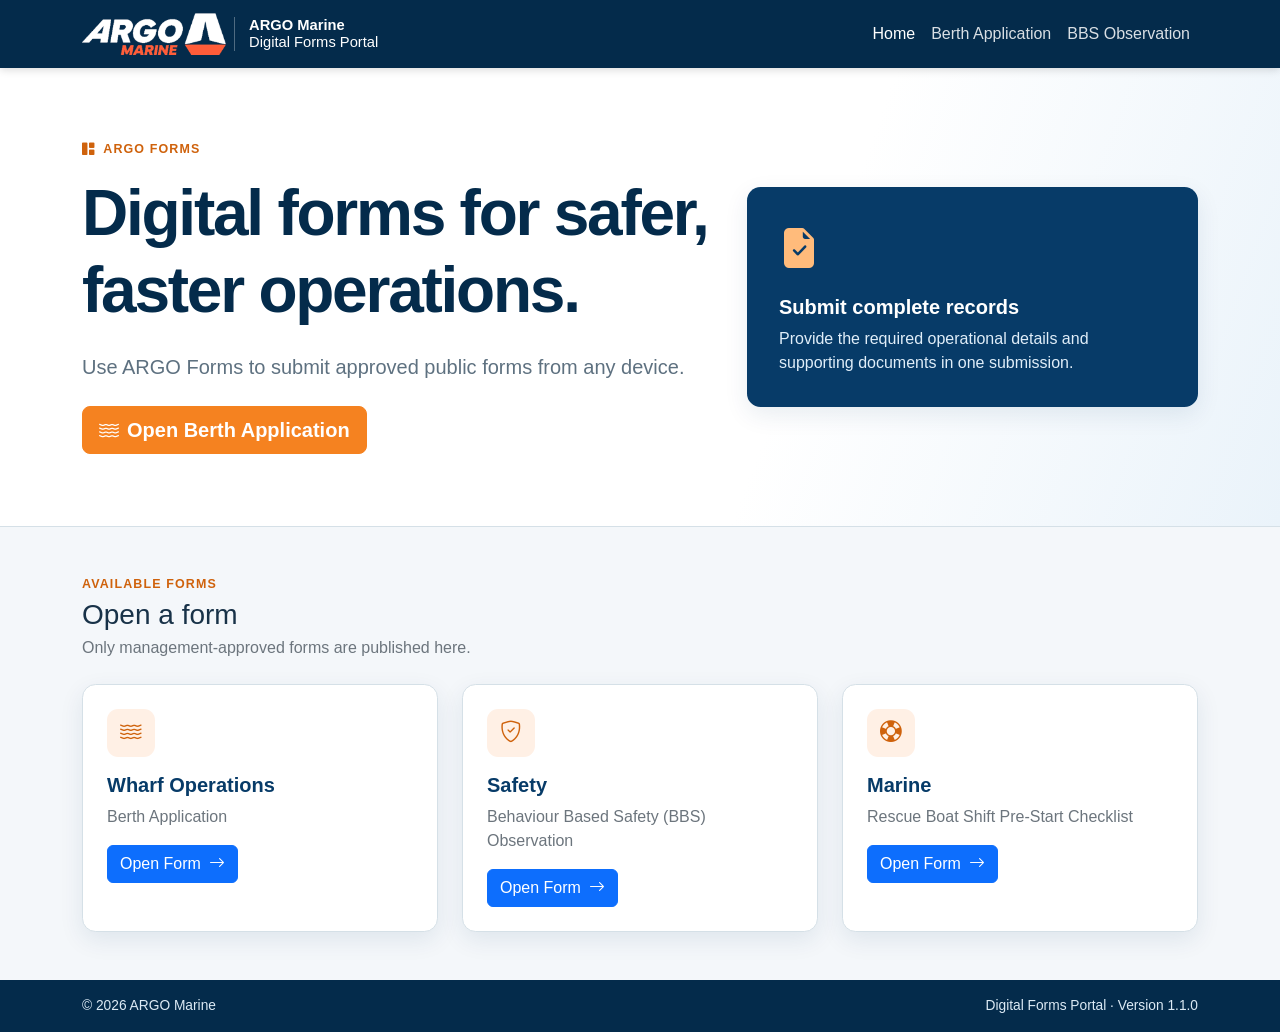
<file: index.html>
<!doctype html>
<html lang="en">
<head>
  <meta charset="utf-8">
  <meta name="viewport" content="width=device-width, initial-scale=1">
  <meta name="description" content="ARGO Marine Digital Forms Portal">
  <title>ARGO Forms | Digital Forms Portal</title>
  <link rel="icon" href="assets/icons/favicon.ico">
  <link rel="manifest" href="assets/icons/site.webmanifest">
  <link href="https://cdn.jsdelivr.net/npm/bootstrap@5.3.3/dist/css/bootstrap.min.css" rel="stylesheet">
  <link href="https://cdn.jsdelivr.net/npm/bootstrap-icons@1.11.3/font/bootstrap-icons.min.css" rel="stylesheet">
  <link href="assets/css/variables.css" rel="stylesheet">
  <link href="assets/css/style.css" rel="stylesheet">
</head>
<body>
  <a class="skip-link" href="#main-content">Skip to main content</a>
  <nav class="navbar navbar-expand-lg navbar-dark site-nav" aria-label="Main navigation">
    <div class="container">
      <a class="navbar-brand d-flex align-items-center gap-2" href="./" aria-label="ARGO Forms home">
        <img class="brand-logo" src="assets/images/Logo.png" alt="ARGO Marine">
        <span class="brand-divider"><strong>ARGO Marine</strong><span>Digital Forms Portal</span></span>
      </a>
      <button class="navbar-toggler" type="button" data-bs-toggle="collapse" data-bs-target="#mainNavigation" aria-controls="mainNavigation" aria-expanded="false" aria-label="Toggle navigation"><span class="navbar-toggler-icon"></span></button>
      <div class="collapse navbar-collapse" id="mainNavigation">
        <ul class="navbar-nav ms-auto">
          <li class="nav-item"><a class="nav-link active" aria-current="page" href="./">Home</a></li>
          <li class="nav-item"><a class="nav-link" href="forms/berth-application/">Berth Application</a></li>
          <li class="nav-item"><a class="nav-link" href="forms/bbs/">BBS Observation</a></li>
        </ul>
      </div>
    </div>
  </nav>

  <main id="main-content">
    <section class="app-hero">
      <div class="container py-5">
        <div class="row align-items-center g-4 py-lg-4">
          <div class="col-lg-7">
            <p class="eyebrow"><i class="bi bi-grid-1x2-fill me-1"></i> ARGO Forms</p>
            <h1>Digital forms for safer, faster operations.</h1>
            <p class="lead my-4">Use ARGO Forms to submit approved public forms from any device.</p>
            <a class="btn btn-argo btn-lg" href="forms/berth-application/"><i class="bi bi-water me-2"></i>Open Berth Application</a>
          </div>
          <div class="col-lg-5">
            <aside class="hero-callout">
              <i class="bi bi-file-earmark-check-fill"></i>
              <h2>Submit complete records</h2>
              <p>Provide the required operational details and supporting documents in one submission.</p>
            </aside>
          </div>
        </div>
      </div>
    </section>

    <section class="container py-5">
      <div class="mb-4">
        <p class="eyebrow mb-1">Available forms</p>
        <h2 class="h3 mb-1">Open a form</h2>
        <p class="text-secondary mb-0">Only management-approved forms are published here.</p>
      </div>
      <div class="row g-4">
        <div class="col-md-6 col-xl-4">
          <article class="form-catalogue-card">
            <div class="catalogue-icon"><i class="bi bi-water"></i></div>
            <h2>Wharf Operations</h2>
            <p class="text-secondary">Berth Application</p>
            <a class="btn btn-primary" href="forms/berth-application/">Open Form <i class="bi bi-arrow-right ms-1"></i></a>
          </article>
        </div>
        <div class="col-md-6 col-xl-4">
          <article class="form-catalogue-card">
            <div class="catalogue-icon"><i class="bi bi-shield-check"></i></div>
            <h2>Safety</h2>
            <p class="text-secondary">Behaviour Based Safety (BBS) Observation</p>
            <a class="btn btn-primary" href="forms/bbs/">Open Form <i class="bi bi-arrow-right ms-1"></i></a>
          </article>
        </div>
        <div class="col-md-6 col-xl-4">
          <article class="form-catalogue-card">
            <div class="catalogue-icon"><i class="bi bi-life-preserver"></i></div>
            <h2>Marine</h2>
            <p class="text-secondary">Rescue Boat Shift Pre-Start Checklist</p>
            <a class="btn btn-primary" href="forms/rescue-boat-prestart/">Open Form <i class="bi bi-arrow-right ms-1"></i></a>
          </article>
        </div>
      </div>
    </section>
  </main>

  <footer class="site-footer py-3"><div class="container d-flex flex-column flex-md-row justify-content-between gap-1"><span>© <span data-current-year>2026</span> ARGO Marine</span><span>Digital Forms Portal · Version 1.1.0</span></div></footer>
  <script src="https://cdn.jsdelivr.net/npm/bootstrap@5.3.3/dist/js/bootstrap.bundle.min.js"></script>
  <script src="assets/js/app.js"></script>
</body>
</html>
</file>
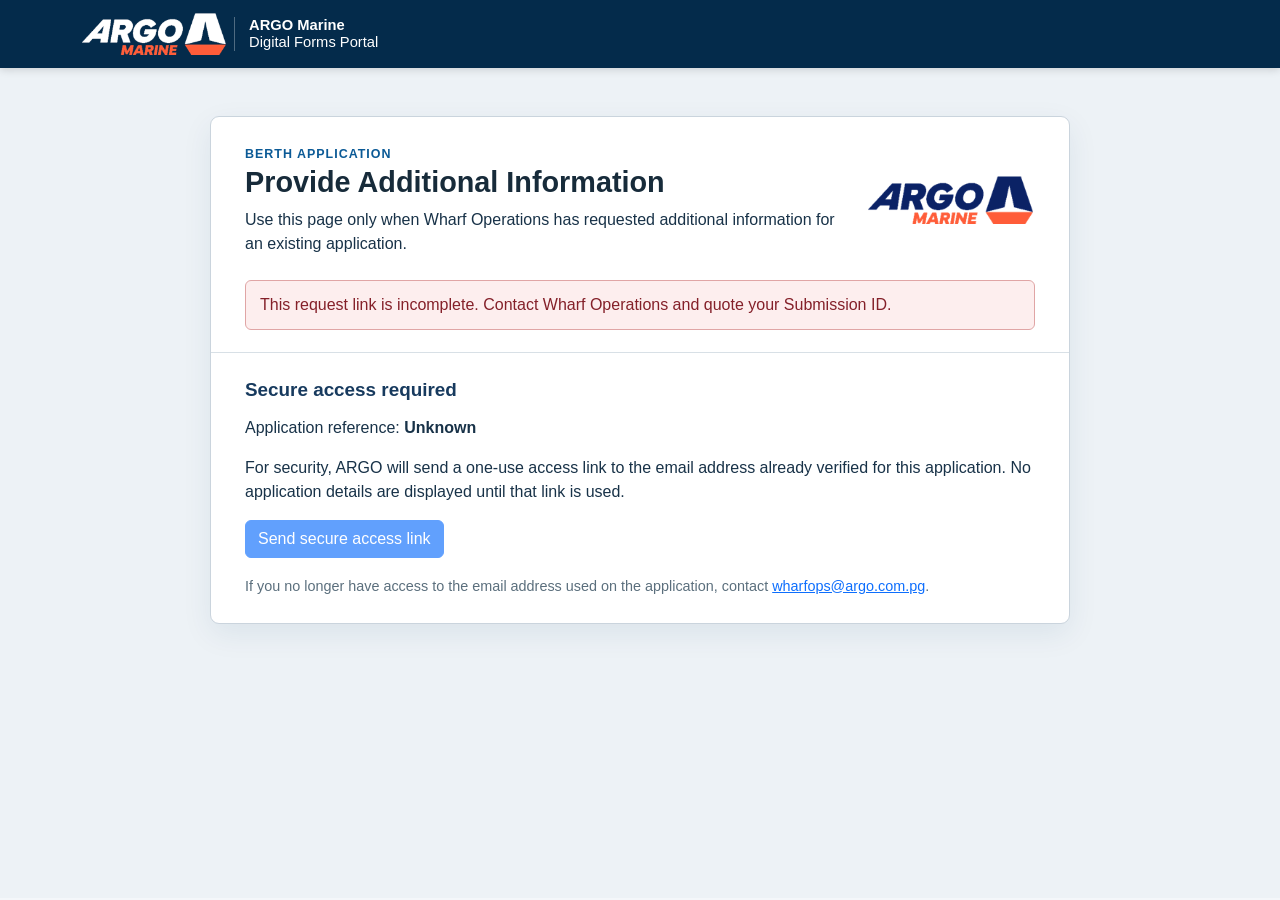
<file: forms/berth-application/additional-info/index.html>
<!doctype html>
<html lang="en">
<head>
  <meta charset="utf-8">
  <meta name="viewport" content="width=device-width, initial-scale=1">
  <meta name="description" content="Provide additional information for an ARGO Marine Berth Application">
  <meta name="robots" content="noindex,nofollow">
  <title>Additional Information | Berth Application | ARGO Forms</title>
  <link rel="icon" href="../../../assets/icons/favicon.ico">
  <link href="https://cdn.jsdelivr.net/npm/bootstrap@5.3.3/dist/css/bootstrap.min.css" rel="stylesheet">
  <link href="https://cdn.jsdelivr.net/npm/bootstrap-icons@1.11.3/font/bootstrap-icons.min.css" rel="stylesheet">
  <link href="../../../assets/css/variables.css" rel="stylesheet">
  <link href="../../../assets/css/style.css" rel="stylesheet">
  <link href="../../../assets/css/forms.css" rel="stylesheet">
  <link href="../../../assets/css/berth-additional-info.css" rel="stylesheet">
</head>
<body>
  <a class="skip-link" href="#main-content">Skip to form</a>

  <nav class="navbar navbar-expand-lg navbar-dark site-nav" aria-label="Main navigation">
    <div class="container">
      <a class="navbar-brand d-flex align-items-center gap-2" href="../../../" aria-label="ARGO Forms home">
        <img class="brand-logo" src="../../../assets/images/Logo.png" alt="ARGO Marine">
        <span class="brand-divider"><strong>ARGO Marine</strong><span>Digital Forms Portal</span></span>
      </a>
    </div>
  </nav>

  <main id="main-content" class="additional-info-page py-4 py-md-5">
    <div class="container">
      <article class="additional-info-card">
        <header class="additional-info-heading">
          <div>
            <p class="eyebrow">BERTH APPLICATION</p>
            <h1>Provide Additional Information</h1>
            <p>Use this page only when Wharf Operations has requested additional information for an existing application.</p>
          </div>
          <img src="../../../assets/images/Logo-colour.png" alt="ARGO Marine">
        </header>

        <div id="message" class="message" role="status" aria-live="polite" hidden></div>

        <section id="request-access-section" class="content-section" hidden>
          <h2>Secure access required</h2>
          <p>Application reference: <strong id="request-submission-id"></strong></p>
          <p>For security, ARGO will send a one-use access link to the email address already verified for this application. No application details are displayed until that link is used.</p>
          <button id="request-access-button" class="btn btn-primary" type="button">
            <i class="bi bi-envelope-lock" aria-hidden="true"></i>
            Send secure access link
          </button>
          <p class="help-text">If you no longer have access to the email address used on the application, contact <a href="mailto:wharfops@argo.com.pg">wharfops@argo.com.pg</a>.</p>
        </section>

        <section id="loading-section" class="content-section" hidden>
          <div class="loading-row"><span class="spinner-border spinner-border-sm" aria-hidden="true"></span><span>Checking the secure access link…</span></div>
        </section>

        <section id="response-section" class="content-section" hidden>
          <div class="application-summary">
            <div><span>Submission ID</span><strong id="submission-id"></strong></div>
            <div><span>Company</span><strong id="company-name"></strong></div>
            <div><span>Vessel</span><strong id="vessel-name"></strong></div>
          </div>

          <div class="request-box">
            <span>Wharf Operations requested:</span>
            <p id="request-notes"></p>
          </div>

          <form id="additional-info-form" novalidate>
            <label class="field" for="response-text">
              <span>Your response</span>
              <textarea id="response-text" rows="5" maxlength="5000" placeholder="Explain the additional information you are providing."></textarea>
            </label>

            <div class="upload-block">
              <div>
                <strong>Requested / supporting documents</strong>
                <p>PDF, Word, Excel, JPG or PNG. Maximum 8 files, 8 MB each and 20 MB combined.</p>
              </div>
              <label class="upload-button" for="additional-files">
                <i class="bi bi-paperclip" aria-hidden="true"></i>
                Select files
              </label>
              <input id="additional-files" type="file" multiple accept=".pdf,.doc,.docx,.xls,.xlsx,.jpg,.jpeg,.png">
              <ul id="file-list" class="file-list" aria-live="polite"></ul>
            </div>

            <p id="form-error" class="form-error" hidden></p>

            <div class="actions">
              <button id="submit-button" class="btn btn-primary btn-lg" type="submit">
                Submit Additional Information
              </button>
            </div>
          </form>
        </section>

        <section id="complete-section" class="content-section" hidden>
          <div class="complete-icon"><i class="bi bi-check-circle-fill" aria-hidden="true"></i></div>
          <h2>Additional information received</h2>
          <p>Your response has been returned to Wharf Operations for review.</p>
          <p>Application reference: <strong id="complete-submission-id"></strong></p>
        </section>
      </article>
    </div>
  </main>

  <script src="../../../assets/js/api.js"></script>
  <script src="../../../assets/js/forms/berth-additional-info.js"></script>
</body>
</html>
</file>
<file: assets/css/variables.css>
:root {
  --argo-blue: #073b68;
  --argo-blue-dark: #042b4b;
  --argo-blue-light: #eaf3fa;
  --argo-orange: #f58220;
  --argo-orange-dark: #cf620c;
  --argo-bg: #f4f7fa;
  --argo-ink: #183248;
  --argo-muted: #5e7180;
  --argo-line: #d5e0e7;
  --argo-success: #18794e;
  --argo-danger: #b42318;
  --argo-radius: .85rem;
  --argo-shadow: 0 8px 24px rgba(7, 59, 104, .09);
}
</file>
<file: assets/css/style.css>
@import url('variables.css');

* { box-sizing: border-box; }
body { background: var(--argo-bg); color: var(--argo-ink); font-family: Arial, Helvetica, sans-serif; line-height: 1.5; }
.skip-link { background: #fff; color: var(--argo-blue); left: -999px; padding: .6rem .85rem; position: fixed; top: .75rem; z-index: 2000; }
.skip-link:focus { left: .75rem; }
.site-nav { background: var(--argo-blue-dark); box-shadow: 0 2px 8px rgba(0, 0, 0, .14); }
.brand-logo { height: 42px; max-width: 155px; object-fit: contain; width: auto; }
.brand-divider { border-left: 1px solid rgba(255,255,255,.3); color: #fff; font-size: .92rem; line-height: 1.15; padding-left: .85rem; }
.brand-divider strong, .brand-divider span { display: block; }
.navbar-dark .navbar-nav .nav-link { color: rgba(255,255,255,.85); }
.navbar-dark .navbar-nav .nav-link:hover, .navbar-dark .navbar-nav .nav-link.active { color: #fff; }
.app-hero { background: linear-gradient(110deg, #fff 0%, #fff 62%, var(--argo-blue-light) 100%); border-bottom: 1px solid var(--argo-line); }
.app-hero h1 { color: var(--argo-blue-dark); font-size: clamp(2.35rem, 5vw, 4rem); font-weight: 750; letter-spacing: -.035em; }
.app-hero .lead { color: var(--argo-muted); max-width: 42rem; }
.eyebrow { color: var(--argo-orange-dark); font-size: .78rem; font-weight: 700; letter-spacing: .09em; text-transform: uppercase; }
.hero-callout { background: var(--argo-blue); border-radius: var(--argo-radius); box-shadow: var(--argo-shadow); color: #fff; padding: 2rem; }
.hero-callout .bi { color: #ffbb7b; font-size: 2.5rem; }
.hero-callout h2 { font-size: 1.25rem; font-weight: 700; margin-top: 1rem; }
.hero-callout p { color: #e0eef9; margin: 0; }
.btn-argo { background: var(--argo-orange); border-color: var(--argo-orange); color: #fff; font-weight: 700; }
.btn-argo:hover, .btn-argo:focus { background: var(--argo-orange-dark); border-color: var(--argo-orange-dark); color: #fff; }
.form-catalogue-card { background: #fff; border: 1px solid var(--argo-line); border-radius: var(--argo-radius); box-shadow: var(--argo-shadow); height: 100%; padding: 1.5rem; }
.form-catalogue-card h2 { color: var(--argo-blue); font-size: 1.25rem; font-weight: 700; }
.catalogue-icon { align-items: center; background: #fff0e5; border-radius: .7rem; color: var(--argo-orange-dark); display: flex; font-size: 1.35rem; height: 3rem; justify-content: center; margin-bottom: 1rem; width: 3rem; }
.catalogue-card-muted { opacity: .7; }
.site-footer { background: var(--argo-blue-dark); color: #dceaf5; font-size: .86rem; }
.breadcrumb-wrap { background: #eaf3fa; border-bottom: 1px solid var(--argo-line); }
.breadcrumb { margin-bottom: 0; padding: .75rem 0; }
.breadcrumb a { color: var(--argo-blue); }
.page-title { background: #fff; border-bottom: 1px solid var(--argo-line); }
.page-title h1 { color: var(--argo-blue-dark); font-weight: 750; }
.page-title p { color: var(--argo-muted); margin-bottom: 0; }
@media (max-width: 767.98px) { .brand-logo { height: 36px; max-width: 120px; }.brand-divider { font-size: .78rem; padding-left: .6rem; }.hero-callout { display: none; } }
</file>
<file: assets/css/forms.css>
@import url('variables.css');

.form-shell { background: #fff; border: 1px solid var(--argo-line); border-radius: var(--argo-radius); box-shadow: var(--argo-shadow); padding: clamp(1.25rem, 3vw, 2rem); }
.form-section + .form-section { border-top: 1px solid var(--argo-line); margin-top: 2rem; padding-top: 2rem; }
.form-section-title { color: var(--argo-blue); font-size: 1.2rem; font-weight: 750; }
.required { color: var(--argo-danger); }
.form-label, legend { font-weight: 700; }
.form-control, .form-select { border-color: #aebfca; min-height: 2.75rem; }
.form-control:focus, .form-select:focus { border-color: var(--argo-blue); box-shadow: 0 0 0 .2rem rgba(7, 59, 104, .16); }
.form-text { color: var(--argo-muted); }
.bbs-checklist .accordion-button { color: var(--argo-blue); font-weight: 700; }
.bbs-checklist .accordion-button:not(.collapsed) { background: var(--argo-blue-light); box-shadow: none; }
.bbs-row { align-items: center; border-bottom: 1px solid #e4ebf0; display: grid; gap: 1rem; grid-template-columns: minmax(175px, 1fr) 200px 170px; padding: .85rem 0; }
.bbs-row:last-child { border-bottom: 0; }
.bbs-item { font-weight: 600; }
.bbs-choice-label { color: var(--argo-muted); display: block; font-size: .73rem; font-weight: 700; letter-spacing: .06em; margin-bottom: .35rem; text-transform: uppercase; }
.bbs-options { display: flex; gap: .4rem; }
.bbs-options input { height: 1px; opacity: 0; position: absolute; width: 1px; }
.bbs-options label { border: 1px solid #aebfca; border-radius: .35rem; cursor: pointer; font-size: .82rem; font-weight: 700; margin: 0; padding: .35rem .55rem; text-align: center; }
.bbs-options input:focus + label { outline: 3px solid rgba(7,59,104,.2); outline-offset: 2px; }
.bbs-options input:checked + label { background: var(--argo-success); border-color: var(--argo-success); color: #fff; }
.bbs-options input[value="At-Risk"]:checked + label { background: var(--argo-danger); border-color: var(--argo-danger); }
.bbs-options input[value="Yes"]:checked + label { background: #92400e; border-color: #92400e; }
.bbs-options input[value="No"]:checked + label { background: #52677a; border-color: #52677a; }
.upload-area { background: #f8fafc; border: 2px dashed #aebfca; border-radius: .6rem; padding: 1.1rem; }
.photo-preview { display: flex; flex-wrap: wrap; gap: .6rem; margin-top: .75rem; }
.photo-preview img { border: 1px solid var(--argo-line); border-radius: .35rem; height: 76px; object-fit: cover; width: 96px; }
.signature-box { background: #f8fafc; border: 1px dashed #aebfca; border-radius: .55rem; padding: 1rem; }
.signature-box input { background: transparent; border: 0; border-bottom: 1px solid #7d8c99; border-radius: 0; }
.confirmation { background: #effaf3; border-left: 5px solid var(--argo-success); border-radius: .4rem; color: #155a35; padding: 1rem; }
.confirmation[hidden], .group-error[hidden] { display: none; }
@media (max-width: 767.98px) { .bbs-row { align-items: start; grid-template-columns: 1fr; gap: .6rem; }.bbs-options label { flex: 1; }.form-shell { border-left: 0; border-radius: 0; border-right: 0; } }
</file>
<file: assets/css/berth-additional-info.css>
.additional-info-page { background:#edf2f6; min-height:calc(100vh - 70px); }
.additional-info-card { background:#fff; border:1px solid #cad4dd; border-radius:9px; box-shadow:0 10px 30px rgba(7,59,104,.08); margin:0 auto; max-width:860px; overflow:hidden; }
.additional-info-heading { align-items:center; display:grid; gap:24px; grid-template-columns:1fr 170px; padding:28px 34px 24px; }
.additional-info-heading img { justify-self:center; max-height:76px; max-width:165px; object-fit:contain; }
.additional-info-heading h1 { color:#172b3a; font-size:1.8rem; font-weight:850; margin:.1rem 0 .5rem; }
.additional-info-heading p { margin:0; }
.eyebrow { color:#0b5a96; font-size:.78rem; font-weight:850; letter-spacing:.08em; text-transform:uppercase; }
.content-section { border-top:1px solid #d8e0e6; padding:26px 34px; }
.content-section h2 { color:#173a5e; font-size:1.18rem; font-weight:850; margin:0 0 14px; }
.message { border:1px solid #a9c8dc; border-radius:6px; margin:0 34px 22px; padding:12px 14px; }
.message.success { background:#eaf7ee; border-color:#9fc9aa; color:#1d5f2c; }
.message.error { background:#fdeeee; border-color:#e0a5a5; color:#842029; }
.message.info { background:#eef6fb; color:#264a63; }
.help-text { color:#5b6f7d; font-size:.9rem; margin:18px 0 0; }
.loading-row { align-items:center; display:flex; gap:10px; }
.application-summary { display:grid; gap:10px; grid-template-columns:repeat(3,minmax(0,1fr)); margin-bottom:20px; }
.application-summary div { background:#f7f9fb; border:1px solid #c5d0d8; border-radius:6px; padding:11px 12px; }
.application-summary span { color:#60717d; display:block; font-size:.78rem; margin-bottom:3px; }
.application-summary strong { color:#243b4a; overflow-wrap:anywhere; }
.request-box { background:#fff8e6; border-left:5px solid #b76e00; margin:0 0 24px; padding:13px 15px; }
.request-box span { color:#694100; display:block; font-size:.82rem; font-weight:800; margin-bottom:5px; text-transform:uppercase; }
.request-box p { margin:0; white-space:pre-wrap; }
.field { display:flex; flex-direction:column; gap:6px; }
.field > span { color:#243b4a; font-size:.9rem; font-weight:750; }
.field textarea { border:1px solid #9baab5; border-radius:4px; min-height:125px; padding:10px 11px; resize:vertical; width:100%; }
.field textarea:focus { border-color:#0b5a96; box-shadow:0 0 0 3px rgba(11,90,150,.14); outline:0; }
.upload-block { background:#f7fafc; border:1px solid #c5d0d8; border-radius:7px; margin-top:18px; padding:15px; }
.upload-block p { color:#60717d; font-size:.86rem; margin:3px 0 12px; }
.upload-block input { height:1px; opacity:0; overflow:hidden; position:absolute; width:1px; }
.upload-button { align-items:center; background:#eef5fa; border:1px solid #8ca3b3; border-radius:5px; color:#0b5a96; cursor:pointer; display:inline-flex; font-weight:750; gap:7px; padding:9px 13px; }
.file-list { list-style:none; margin:12px 0 0; padding:0; }
.file-list li { align-items:center; border-top:1px solid #dde5ea; display:flex; justify-content:space-between; gap:10px; padding:8px 2px; }
.file-list small { color:#60717d; }
.form-error { color:#a51d17; font-weight:700; margin:14px 0 0; }
.actions { display:flex; justify-content:flex-end; margin-top:22px; }
.complete-icon { color:#238636; font-size:2.4rem; margin-bottom:8px; }
@media (max-width:700px) {
  .additional-info-heading { grid-template-columns:1fr; padding:22px; }
  .additional-info-heading img { justify-self:start; max-width:145px; }
  .content-section { padding:22px; }
  .message { margin-left:22px; margin-right:22px; }
  .application-summary { grid-template-columns:1fr; }
  .actions .btn { width:100%; }
}
</file>
